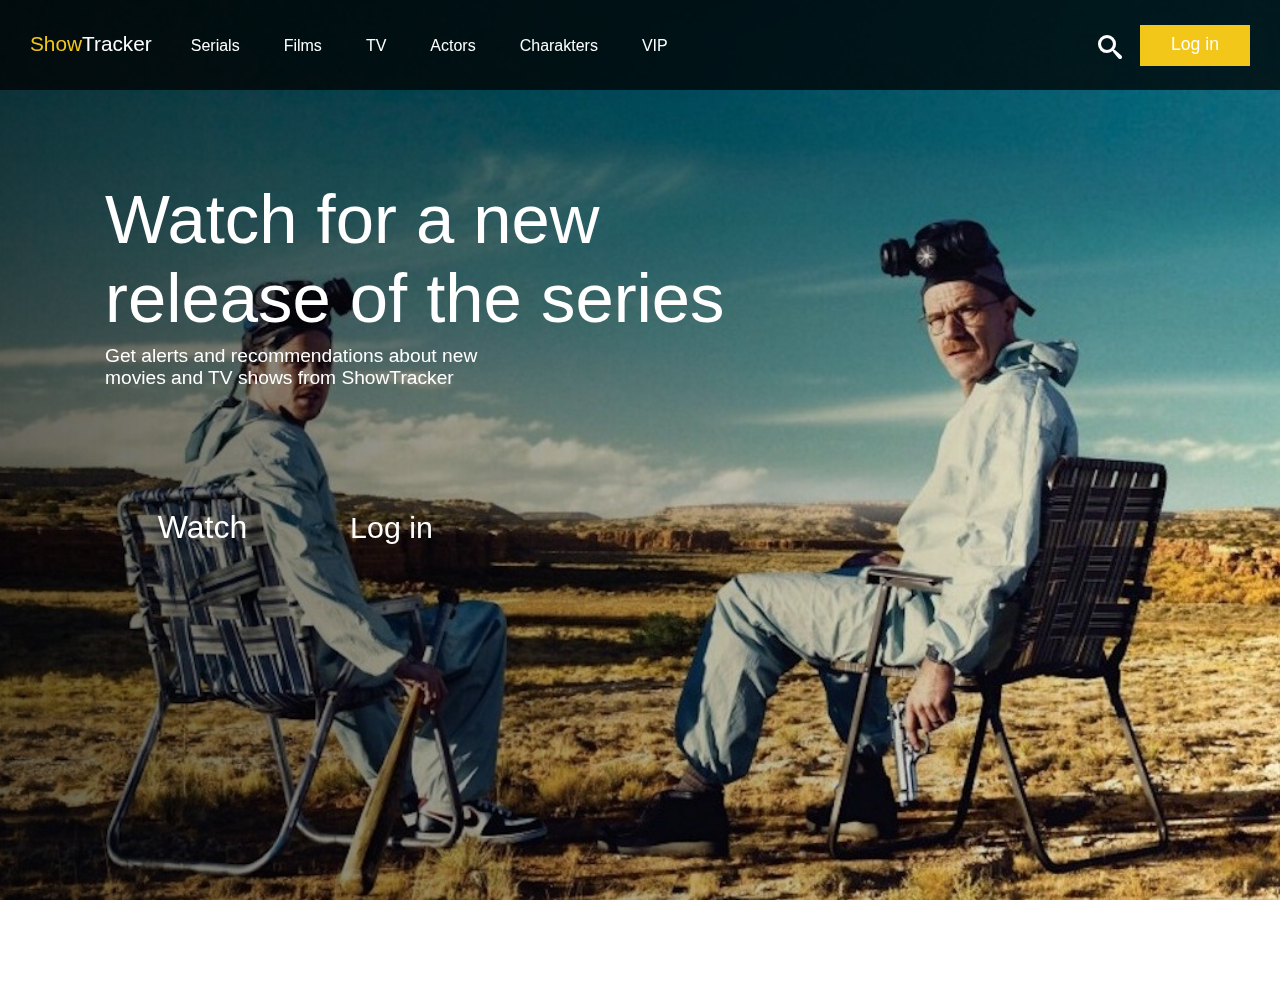
<file: index.html>
<!DOCTYPE html>
<html lang="en" class="no-js">
  <head>
    <meta charset="utf-8">
    <title>ShowTracker</title>
    <link rel="shortcut icon" href="img/favicon.ico" type="image/x-icon">
    <link rel="stylesheet" href="css/style.css">
		<link rel="stylesheet" type="text/css" href="css/component.css" />
		<script src="scripts/modernizr.custom.js"></script>
  </head>
  <body onload="openNav()">
      <header>
        <div id="header"></div>
          <div id="back">
            <a class="link_1" href="index.html">Show<span>Tracker</span></a>
            <a class="link_2" href="pages/serials.html">Serials</a>
            <a class="link_2" href="pages/films.html">Films</a>
            <a class="link_2" href="pages/TV.html">TV</a>
            <a class="link_2" href="pages/actors.html">Actors</a>
            <a class="link_2" href="pages/charakters.html">Charakters</a>
            <a class="link_2" href="pages/VIP.html">VIP</a>
            <a class="link_3" style="height: 41px;" href="pages/login.html">Log in</a>

          </div>
      </header>
      <div id="sb-search" class="sb-search">
        <form>
          <input class="sb-search-input" placeholder="What are we going to look for?:)" type="text" value="" name="search" id="search">
          <input class="sb-search-submit" type="submit" value="">
          <span class="sb-icon-search"></span>
        </form>
      </div>
      <div id="myNav" class="backGround">
        <div>
          <h1 class="h_1">Watch for a new
            <br>release of the series</h1>
            <p class="p_1">Get alerts and recommendations about new
              <br>movies and TV shows from ShowTracker</p>
            <a class="link_4" style="height: 59px;" href="pages/watch.html">Watch</a>
          <a class="link_5" style="height: 58px;" href="pages/login.html">Log in</a>
        </div>
      </div>
      <script type="text/javascript">
      function openNav() {
        document.getElementById("myNav").style.width = "100%";
      }
      </script>
      <script src="scripts/classie.js"></script>
  		<script src="scripts/uisearch.js"></script>
  		<script>
  			new UISearch( document.getElementById( 'sb-search' ) );
      </script>
  </body>
</html>
</file>
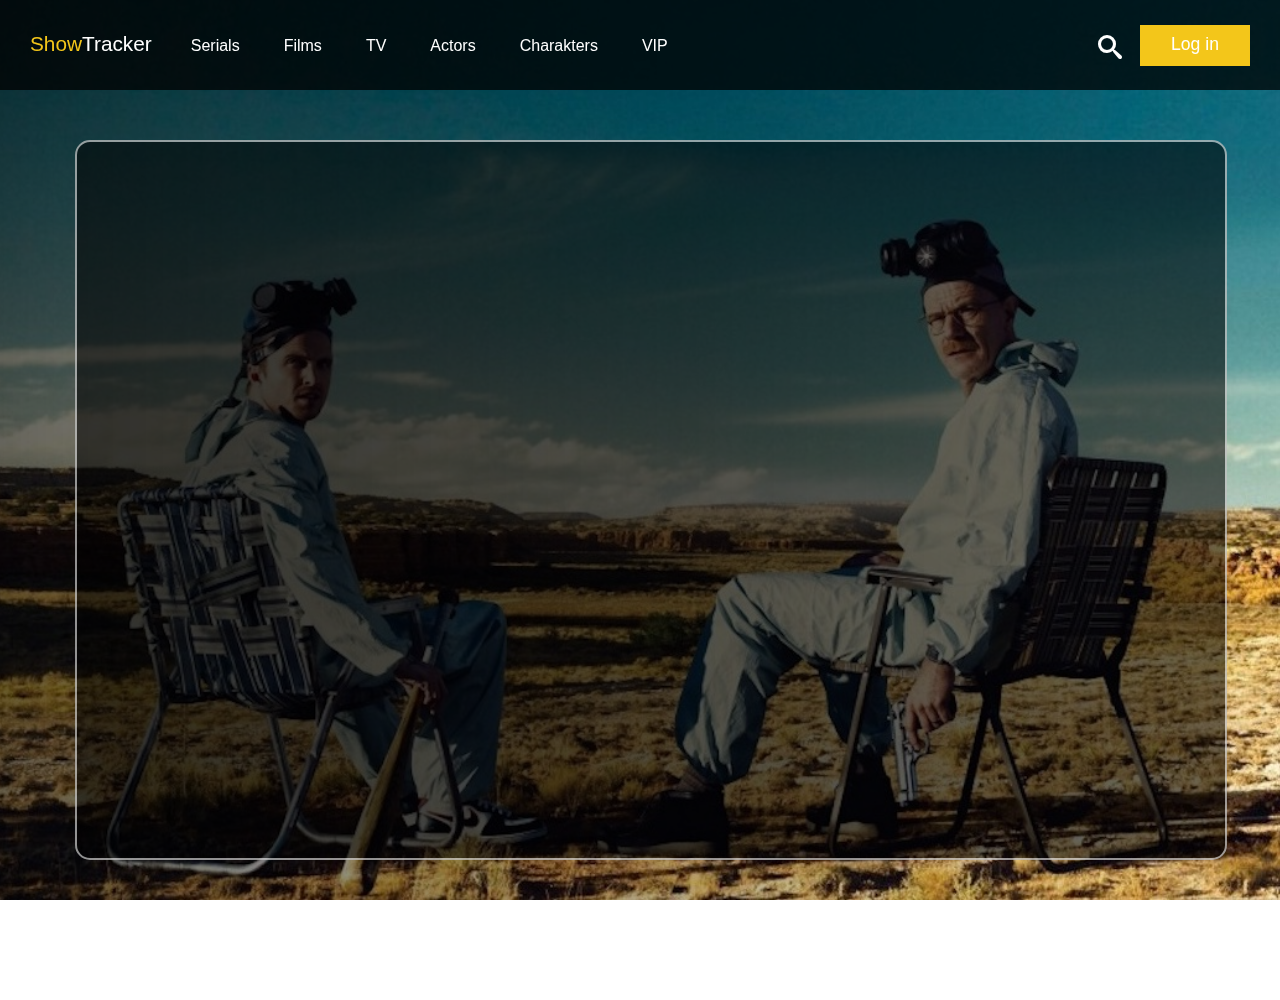
<file: pages/actors.html>
<!DOCTYPE html>
<html lang="en" class="no-js">
  <head>
    <meta charset="utf-8">
    <title>actors</title>
    <link rel="shortcut icon" href="../img/favicon.ico" type="image/x-icon">
    <link rel="stylesheet" href="../css/style.css">
		<link rel="stylesheet" type="text/css" href="../css/component.css" />
		<script src="../scripts/modernizr.custom.js"></script>
  </head>
  <body onload="openNav()">
      <header>
        <div id="header"></div>
        <div id="back">
            <a class="link_1" href="../index.html">Show<span>Tracker</span></a>
            <a class="link_2" href="serials.html">Serials</a>
            <a class="link_2" href="films.html">Films</a>
            <a class="link_2" href="TV.html">TV</a>
            <a class="link_2" href="actors.html">Actors</a>
            <a class="link_2" href="charakters.html">Charakters</a>
            <a class="link_2" href="VIP.html">VIP</a>
            <a class="link_3" style="height: 41px;" href="login.html">Log in</a>
        </div>
      </header>
      <div id="sb-search" class="sb-search">
        <form>
          <input class="sb-search-input" placeholder="What are we going to look for?:)" type="text" value="" name="search" id="search">
          <input class="sb-search-submit" type="submit" value="">
          <span class="sb-icon-search"></span>
        </form>
      </div>
      <div id="myNav" class="backGround">
        <div class="post">

        </div>
      </div>
      <script type="text/javascript">
      function openNav() {
        document.getElementById("myNav").style.width = "100%";
      }
      </script>
      <script src="../scripts/classie.js"></script>
  		<script src="../scripts/uisearch.js"></script>
  		<script>
  			new UISearch( document.getElementById( 'sb-search' ) );
      </script>
  </body>
</html>
</file>
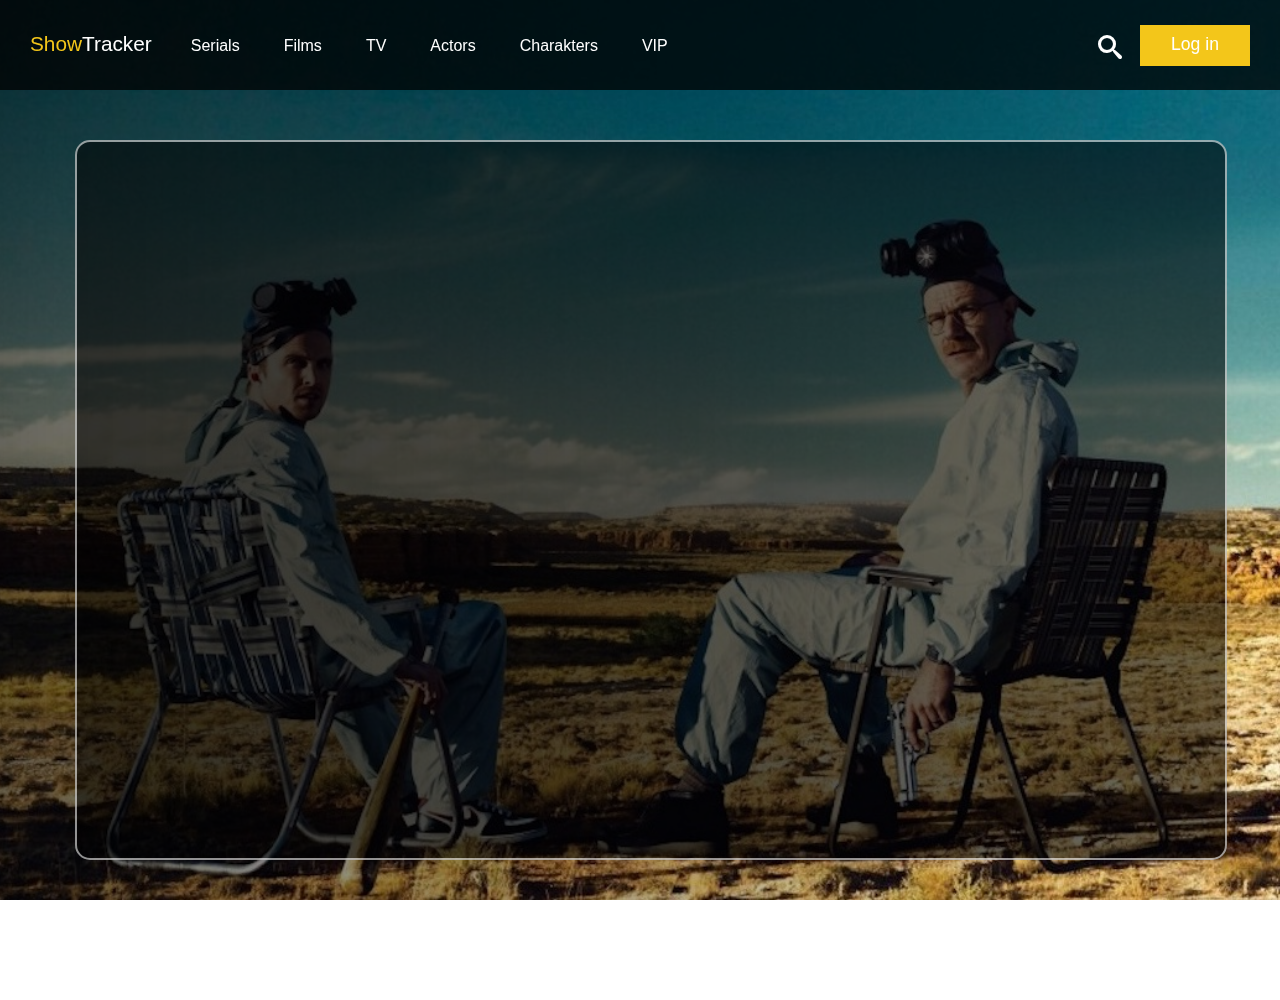
<file: pages/charakters.html>
<!DOCTYPE html>
<html lang="en" class="no-js">
  <head>
    <meta charset="utf-8">
    <title>charakters</title>
    <link rel="shortcut icon" href="../img/favicon.ico" type="image/x-icon">
    <link rel="stylesheet" href="../css/style.css">
		<link rel="stylesheet" type="text/css" href="../css/component.css" />
		<script src="../scripts/modernizr.custom.js"></script>
  </head>
  <body onload="openNav()">
      <header>
        <div id="header"></div>
        <div id="back">
            <a class="link_1" href="../index.html">Show<span>Tracker</span></a>
            <a class="link_2" href="serials.html">Serials</a>
            <a class="link_2" href="films.html">Films</a>
            <a class="link_2" href="TV.html">TV</a>
            <a class="link_2" href="actors.html">Actors</a>
            <a class="link_2" href="charakters.html">Charakters</a>
            <a class="link_2" href="VIP.html">VIP</a>
            <a class="link_3" style="height: 41px;" href="login.html">Log in</a>
        </div>
      </header>
      <div id="sb-search" class="sb-search">
        <form>
          <input class="sb-search-input" placeholder="What are we going to look for?:)" type="text" value="" name="search" id="search">
          <input class="sb-search-submit" type="submit" value="">
          <span class="sb-icon-search"></span>
        </form>
      </div>
      <div id="myNav" class="backGround">
        <div class="post">

        </div>
      </div>
      <script type="text/javascript">
      function openNav() {
        document.getElementById("myNav").style.width = "100%";
      }
      </script>
      <script src="../scripts/classie.js"></script>
  		<script src="../scripts/uisearch.js"></script>
  		<script>
  			new UISearch( document.getElementById( 'sb-search' ) );
      </script>
  </body>
</html>
</file>
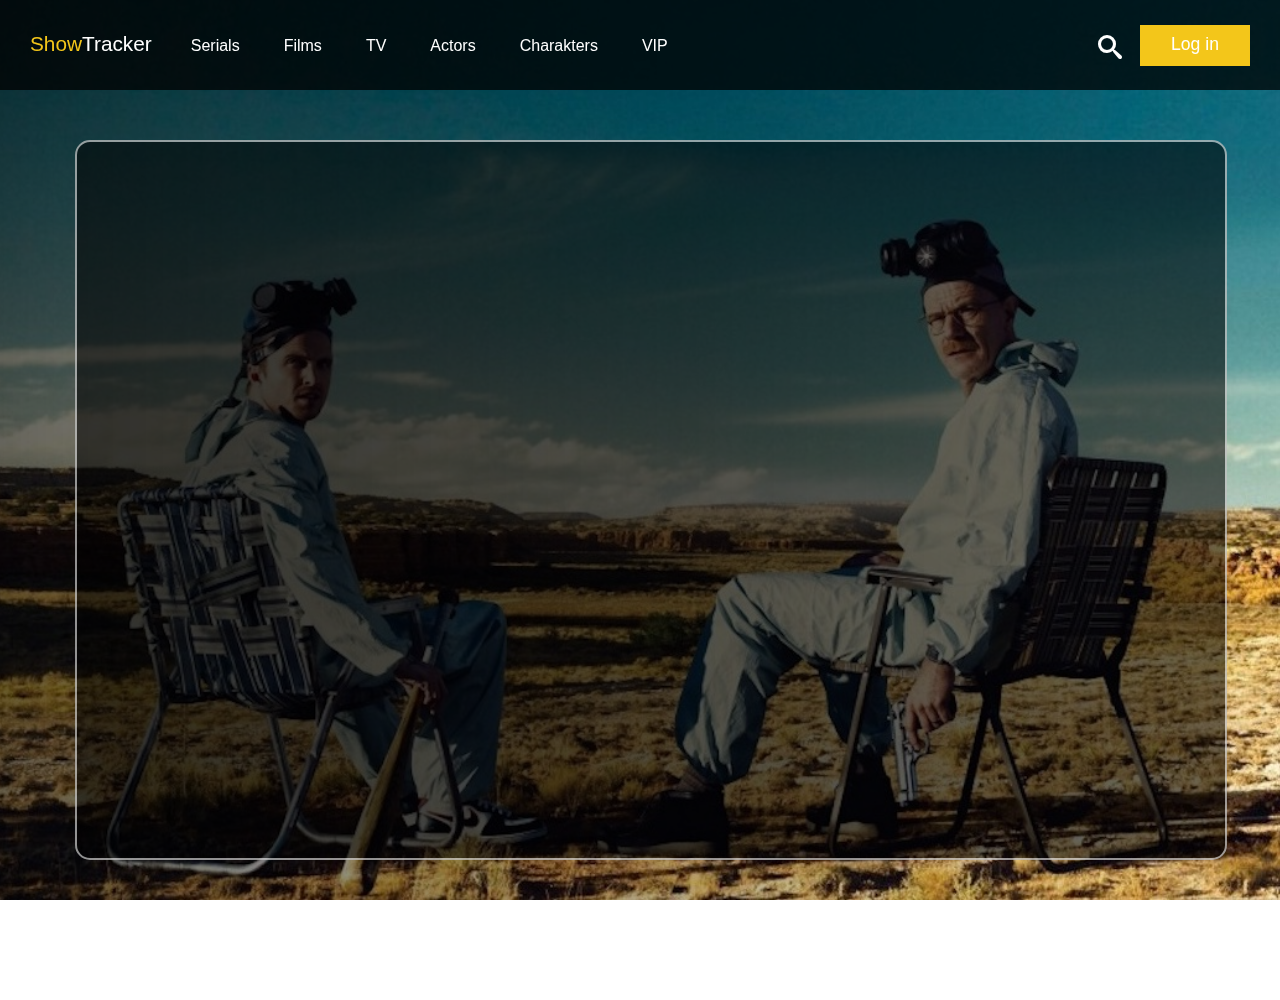
<file: pages/films.html>
<!DOCTYPE html>
<html lang="en" class="no-js">
  <head>
    <meta charset="utf-8">
    <title>films</title>
    <link rel="shortcut icon" href="../img/favicon.ico" type="image/x-icon">
    <link rel="stylesheet" href="../css/style.css">
		<link rel="stylesheet" type="text/css" href="../css/component.css" />
		<script src="../scripts/modernizr.custom.js"></script>
  </head>
  <body onload="openNav()">
      <header>
        <div id="header"></div>
          <div id="back">
            <a class="link_1" href="../index.html">Show<span>Tracker</span></a>
            <a class="link_2" href="serials.html">Serials</a>
            <a class="link_2" href="films.html">Films</a>
            <a class="link_2" href="TV.html">TV</a>
            <a class="link_2" href="actors.html">Actors</a>
            <a class="link_2" href="charakters.html">Charakters</a>
            <a class="link_2" href="VIP.html">VIP</a>
            <a class="link_3" style="height: 41px;" href="login.html">Log in</a>
          </div>
      </header>
      <div id="sb-search" class="sb-search">
        <form>
          <input class="sb-search-input" placeholder="What are we going to look for?:)" type="text" value="" name="search" id="search">
          <input class="sb-search-submit" type="submit" value="">
          <span class="sb-icon-search"></span>
        </form>
      </div>
      <div id="myNav" class="backGround">
        <div class="post">

        </div>
      </div>
      <script type="text/javascript">
      function openNav() {
        document.getElementById("myNav").style.width = "100%";
      }
      </script>
      <script src="../scripts/classie.js"></script>
  		<script src="../scripts/uisearch.js"></script>
  		<script>
  			new UISearch( document.getElementById( 'sb-search' ) );
      </script>
  </body>
</html>
</file>
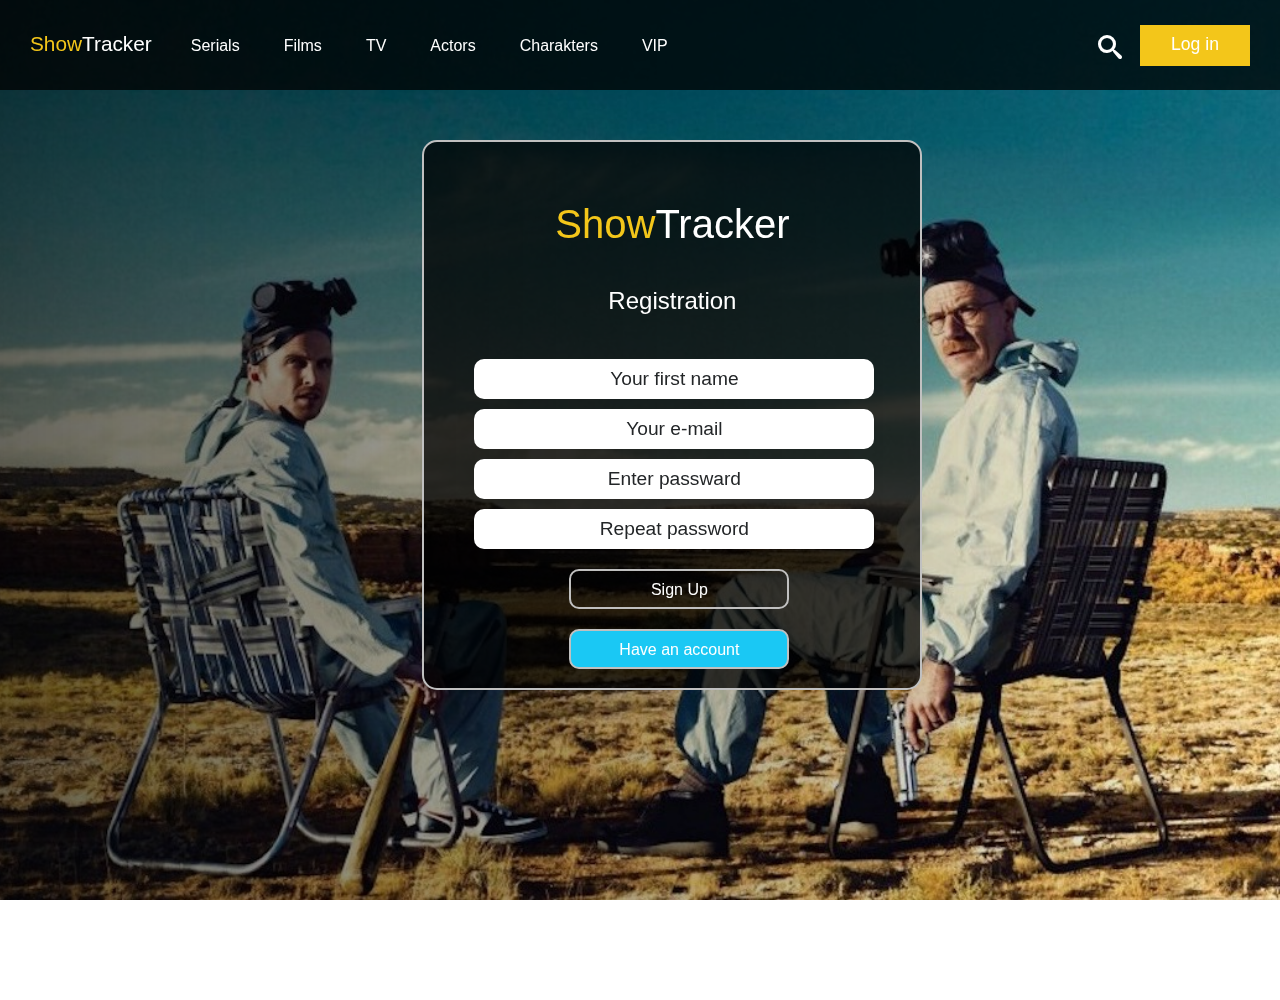
<file: pages/login.html>
<!DOCTYPE html>
<html lang="en" class="no-js">
  <head>
    <meta charset="utf-8">
    <title>login</title>
    <link rel="shortcut icon" href="../img/favicon.ico" type="image/x-icon">
    <link rel="stylesheet" href="../css/style.css">
		<link rel="stylesheet" type="text/css" href="../css/component.css" />
		<script src="../scripts/modernizr.custom.js"></script>
  </head>
  <body onload="openNav()">
      <header>
        <div id="header"></div>
          <div id="back">
            <a class="link_1" href="../index.html">Show<span>Tracker</span></a>
            <a class="link_2" href="serials.html">Serials</a>
            <a class="link_2" href="films.html">Films</a>
            <a class="link_2" href="TV.html">TV</a>
            <a class="link_2" href="actors.html">Actors</a>
            <a class="link_2" href="charakters.html">Charakters</a>
            <a class="link_2" href="VIP.html">VIP</a>
            <a class="link_3" style="height: 41px;" href="login.html">Log in</a>
          </div>
      </header>
      <div id="sb-search" class="sb-search">
        <form>
          <input class="sb-search-input" placeholder="What are we going to look for?:)" type="text" value="" name="search" id="search">
          <input class="sb-search-submit" type="submit" value="">
          <span class="sb-icon-search"></span>
        </form>
      </div>
      <div id="myNav" class="backGround">
        <div id="postLogin">
          <p class="logo"><span>Show</span>Tracker</p>
          <p class="reg">Registration</p>
          <input class="input_1" type="name" name="name" value="" placeholder="Your first name">
          <input class="input_2" type="email" name="email" value="" placeholder="Your e-mail">
          <input class="input_3"type="password" name="password" value="" placeholder="Enter passward">
          <input class="input_4"type="password" name="password" value="" placeholder="Repeat password">
          <a class="SignUp_1" type="link">Sign Up</a>
          <a class="SignUp_2" type="link">Have an account</a>
        </div>
      </div>
      <script type="text/javascript">
      function openNav() {
        document.getElementById("myNav").style.width = "100%";
      }
      </script>
      <script src="../scripts/classie.js"></script>
  		<script src="../scripts/uisearch.js"></script>
  		<script>
  			new UISearch( document.getElementById( 'sb-search' ) );
      </script>
  </body>
</html>
</file>
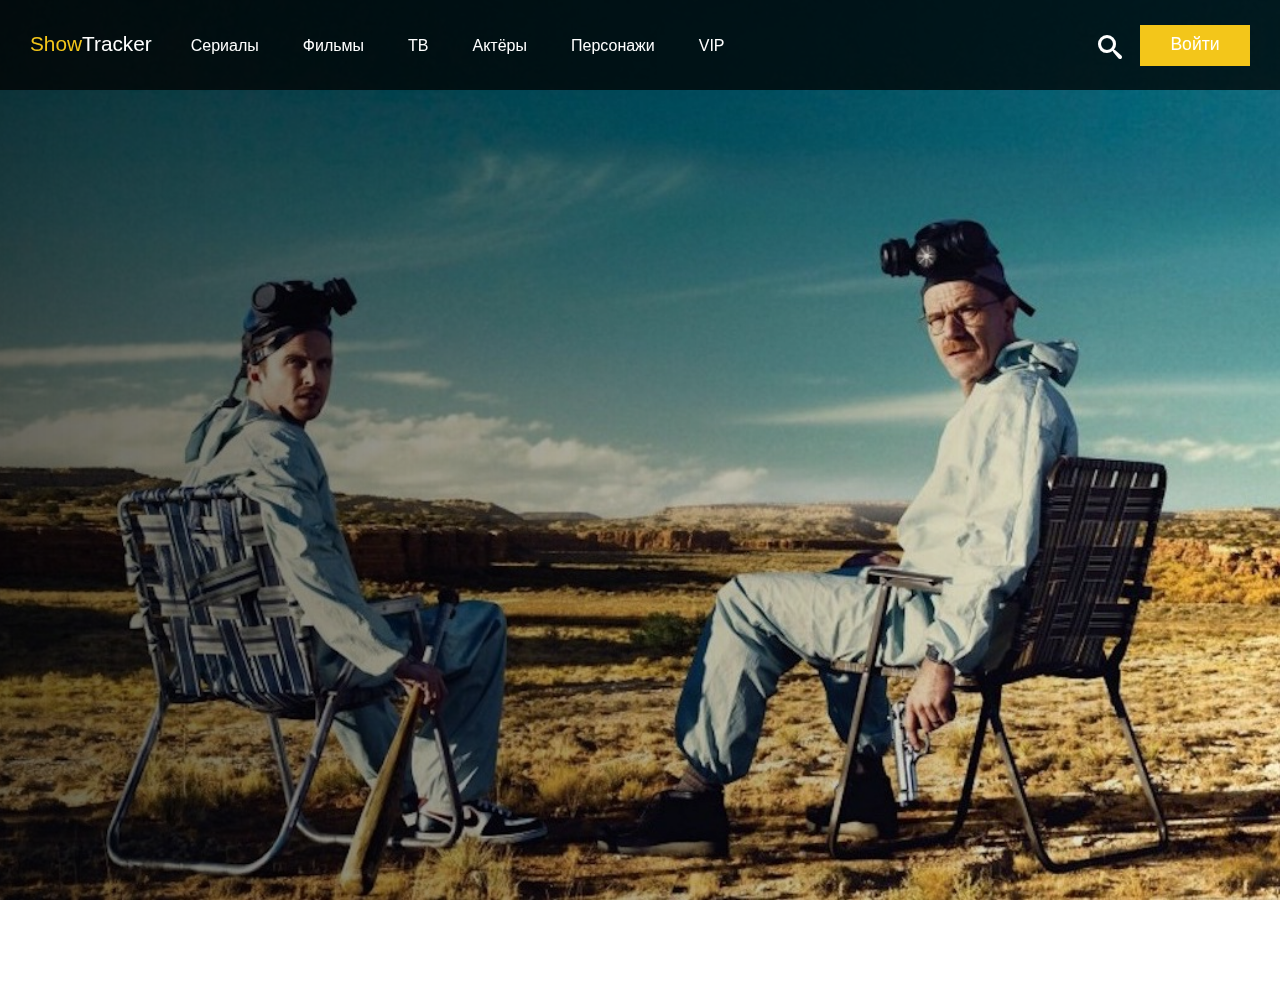
<file: pages/look.html>
<!DOCTYPE html>
<html lang="en" class="no-js">
  <head>
    <meta charset="utf-8">
    <title>look</title>
    <link rel="shortcut icon" href="../img/favicon.ico" type="image/x-icon">
    <link rel="stylesheet" href="../css/style.css">
		<link rel="stylesheet" type="text/css" href="../css/component.css" />
		<script src="../scripts/modernizr.custom.js"></script>
  </head>
  <body onload="openNav()">
      <header>
        <div id="header"></div>
          <div id="back">
            <a class="link_1" href="../index.html">Show<span>Tracker</span></a>
            <a class="link_2" href="serials.html">Сериалы</a>
            <a class="link_2" href="films.html">Фильмы</a>
            <a class="link_2" href="TV.html">ТВ</a>
            <a class="link_2" href="actors.html">Актёры</a>
            <a class="link_2" href="charakters.html">Персонажи</a>
            <a class="link_2" href="VIP.html">VIP</a>
            <a class="link_3" style="height: 41px;" href="login.html">Войти</a>
          </div>
      </header>
      <div id="sb-search" class="sb-search">
        <form>
          <input class="sb-search-input" placeholder="Что будем искать?:)" type="text" value="" name="search" id="search">
          <input class="sb-search-submit" type="submit" value="">
          <span class="sb-icon-search"></span>
        </form>
      </div>
      <div id="myNav" class="backGround">

      </div>
      <script type="text/javascript">
      function openNav() {
        document.getElementById("myNav").style.width = "100%";
      }
      </script>
      <script src="../scripts/classie.js"></script>
  		<script src="../scripts/uisearch.js"></script>
  		<script>
  			new UISearch( document.getElementById( 'sb-search' ) );
      </script>
  </body>
</html>
</file>
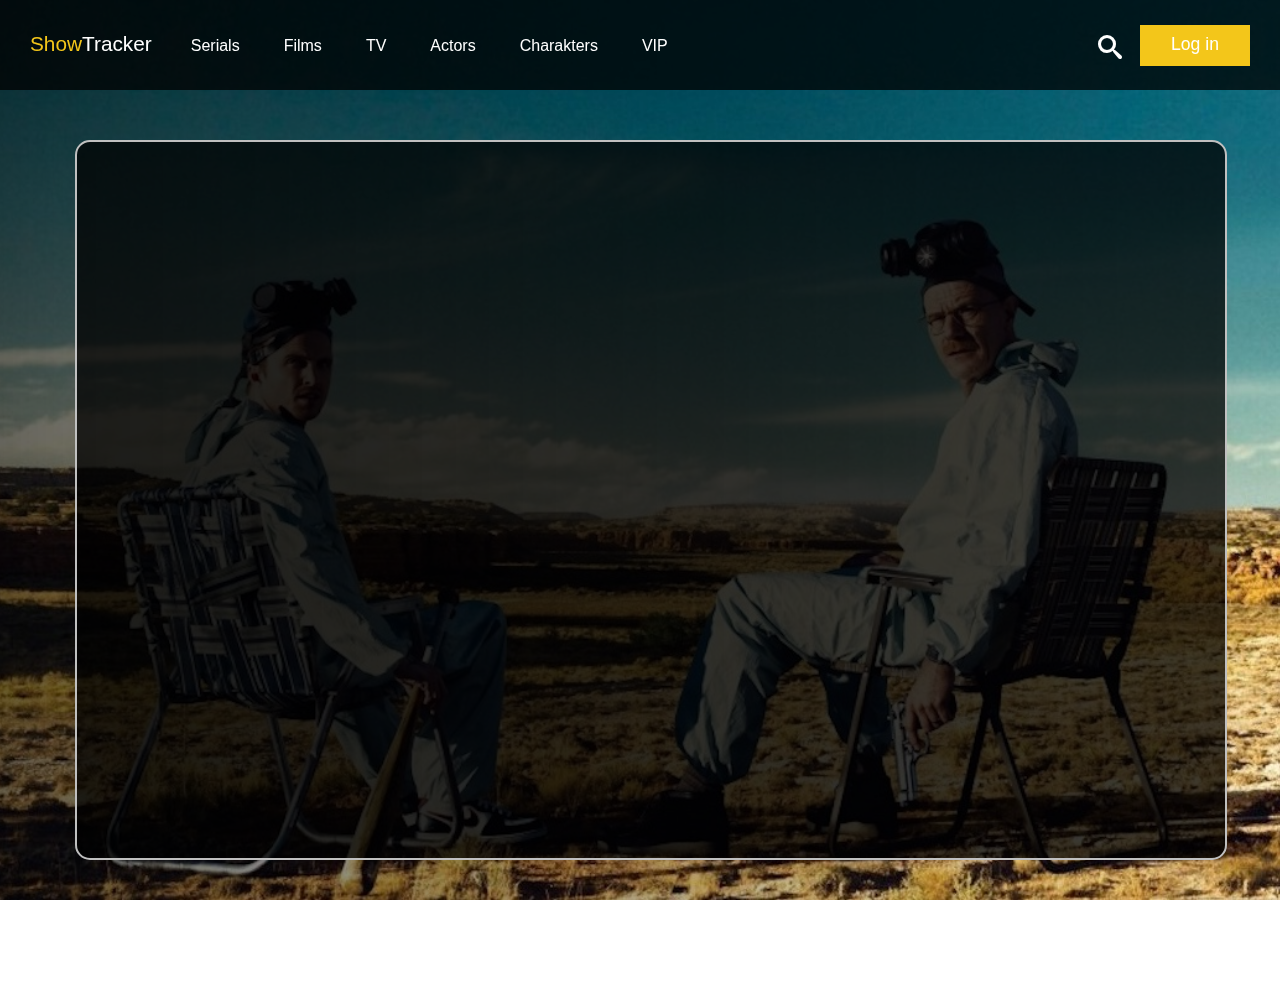
<file: pages/serials.html>
<!DOCTYPE html>
<html lang="en" class="no-js">
  <head>
    <meta charset="utf-8">
    <title>serials</title>
    <link rel="shortcut icon" href="../img/favicon.ico" type="image/x-icon">
    <link rel="stylesheet" href="../css/style.css">
		<link rel="stylesheet" type="text/css" href="../css/component.css" />
		<script src="../scripts/modernizr.custom.js"></script>
  </head>
  <body onload="openNav()">
      <header>
        <div id="header"></div>
          <div id="back">
            <a class="link_1" href="../index.html">Show<span>Tracker</span></a>
            <a class="link_2" href="serials.html">Serials</a>
            <a class="link_2" href="films.html">Films</a>
            <a class="link_2" href="TV.html">TV</a>
            <a class="link_2" href="actors.html">Actors</a>
            <a class="link_2" href="charakters.html">Charakters</a>
            <a class="link_2" href="VIP.html">VIP</a>
            <a class="link_3" style="height: 41px;" href="login.html">Log in</a>
          </div>
      </header>
      <div id="sb-search" class="sb-search">
        <form>
          <input class="sb-search-input" placeholder="What are we going to look for?:)" type="text" value="" name="search" id="search">
          <input class="sb-search-submit" type="submit" value="">
          <span class="sb-icon-search"></span>
        </form>
      </div>
      <div id="myNav" class="backGround">
        <div class="post videoPost" >

          <iframe width="1200" height="550" src="https://www.youtube.com/embed/9-dZYQ5EhpA" frameborder="0" allowfullscreen></iframe>
        </div>
      </div>
      <script type="text/javascript">
      function openNav() {
        document.getElementById("myNav").style.width = "100%";
      }
      </script>
      <script src="../scripts/classie.js"></script>
  		<script src="../scripts/uisearch.js"></script>
  		<script>
  			new UISearch( document.getElementById( 'sb-search' ) );
      </script>
  </body>
</html>
</file>
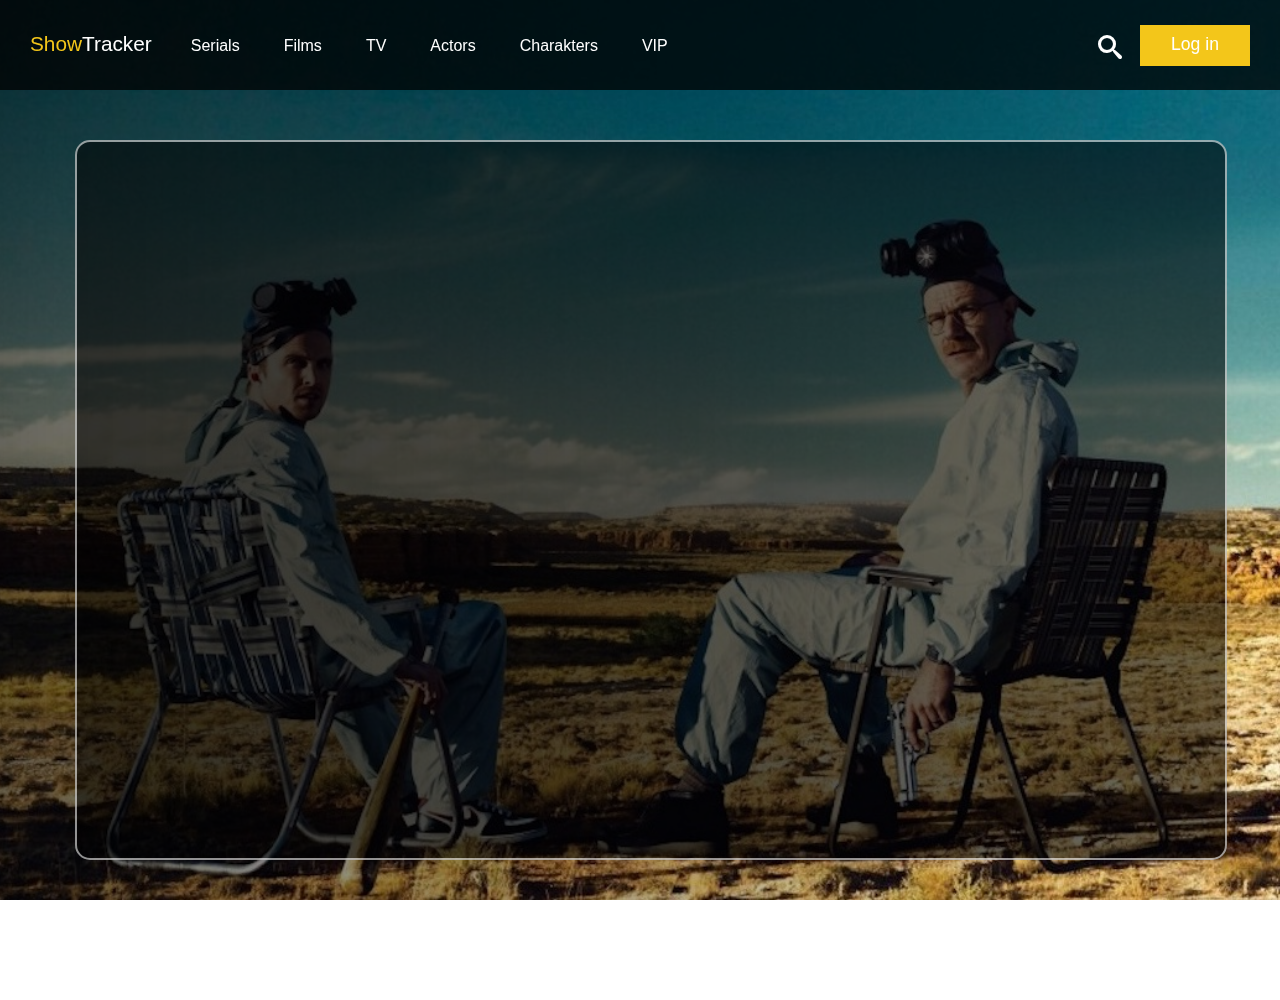
<file: pages/TV.html>
<!DOCTYPE html>
<html lang="en" class="no-js">
  <head>
    <meta charset="utf-8">
    <title>TV</title>
    <link rel="shortcut icon" href="../img/favicon.ico" type="image/x-icon">
    <link rel="stylesheet" href="../css/style.css">
		<link rel="stylesheet" type="text/css" href="../css/component.css" />
		<script src="../scripts/modernizr.custom.js"></script>
  </head>
  <body onload="openNav()">
      <header>
        <div id="header"></div>
          <div id="back">
            <a class="link_1" href="../index.html">Show<span>Tracker</span></a>
            <a class="link_2" href="serials.html">Serials</a>
            <a class="link_2" href="films.html">Films</a>
            <a class="link_2" href="TV.html">TV</a>
            <a class="link_2" href="actors.html">Actors</a>
            <a class="link_2" href="charakters.html">Charakters</a>
            <a class="link_2" href="VIP.html">VIP</a>
            <a class="link_3" style="height: 41px;" href="login.html">Log in</a>
          </div>
      </header>
      <div id="sb-search" class="sb-search">
        <form>
          <input class="sb-search-input" placeholder="What are we going to look for?:)" type="text" value="" name="search" id="search">
          <input class="sb-search-submit" type="submit" value="">
          <span class="sb-icon-search"></span>
        </form>
      </div>
      <div id="myNav" class="backGround">
        <div class="post">

        </div>
      </div>
      <script type="text/javascript">
      function openNav() {
        document.getElementById("myNav").style.width = "100%";
      }
      </script>
      <script src="../scripts/classie.js"></script>
  		<script src="../scripts/uisearch.js"></script>
  		<script>
  			new UISearch( document.getElementById( 'sb-search' ) );
      </script>
  </body>
</html>
</file>
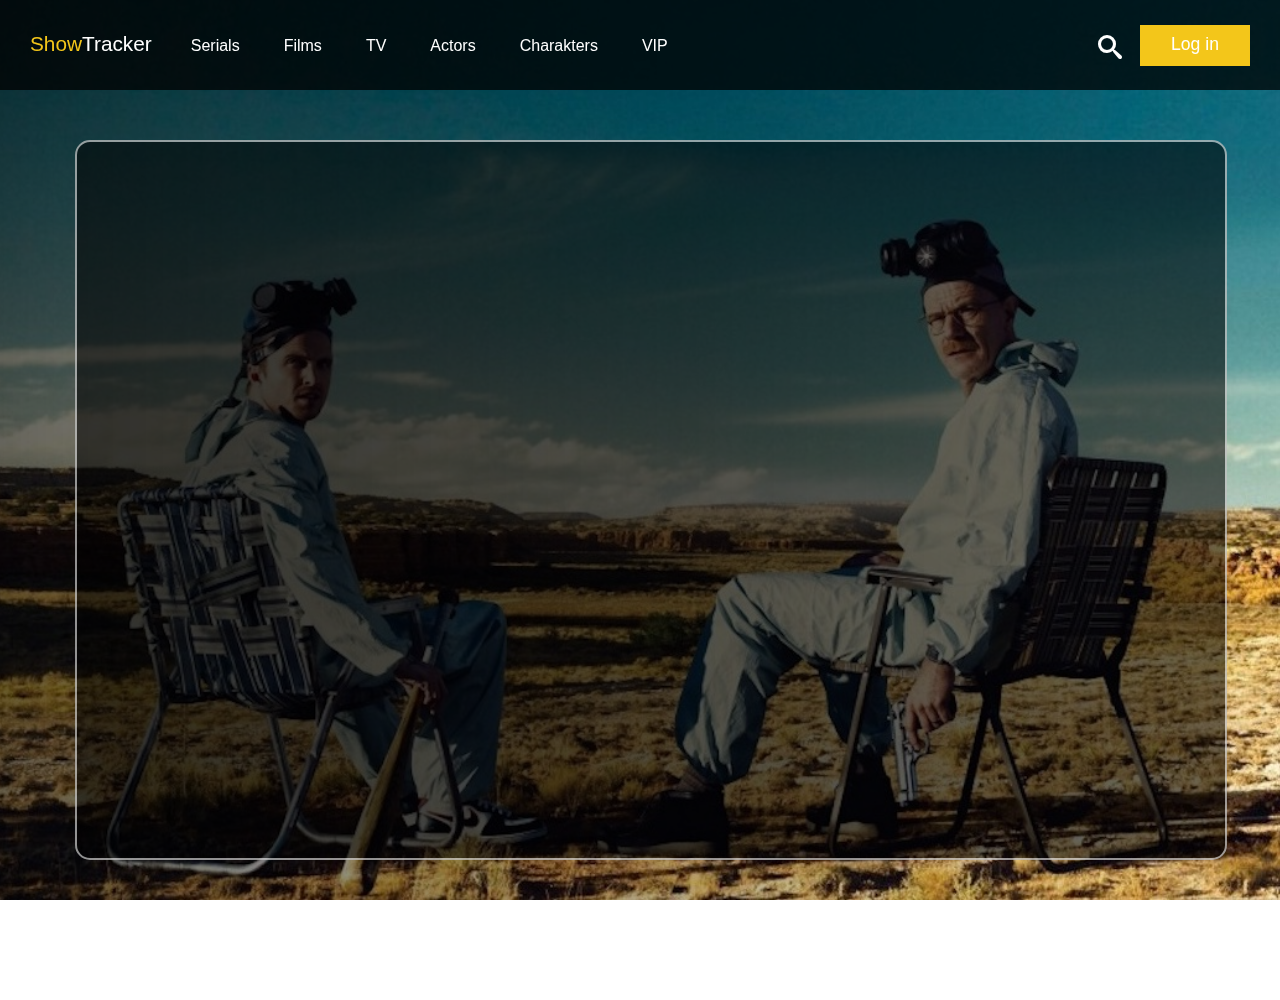
<file: pages/VIP.html>
<!DOCTYPE html>
<html lang="en" class="no-js">
  <head>
    <meta charset="utf-8">
    <title>VIP</title>
    <link rel="shortcut icon" href="../img/favicon.ico" type="image/x-icon">
    <link rel="stylesheet" href="../css/style.css">
		<link rel="stylesheet" type="text/css" href="../css/component.css" />
		<script src="../scripts/modernizr.custom.js"></script>
  </head>
  <body onload="openNav()">
      <header>
        <div id="header"></div>
          <div id="back">
            <a class="link_1" href="../index.html">Show<span>Tracker</span></a>
            <a class="link_2" href="serials.html">Serials</a>
            <a class="link_2" href="films.html">Films</a>
            <a class="link_2" href="TV.html">TV</a>
            <a class="link_2" href="actors.html">Actors</a>
            <a class="link_2" href="charakters.html">Charakters</a>
            <a class="link_2" href="VIP.html">VIP</a>
            <a class="link_3" style="height: 41px;" href="login.html">Log in</a>
          </div>
      </header>
      <div id="sb-search" class="sb-search">
        <form>
          <input class="sb-search-input" placeholder="What are we going to look for?:)" type="text" value="" name="search" id="search">
          <input class="sb-search-submit" type="submit" value="">
          <span class="sb-icon-search"></span>
        </form>
      </div>
      <div id="myNav" class="backGround">
        <div class="post">

        </div>
      </div>
      <script type="text/javascript">
      function openNav() {
        document.getElementById("myNav").style.width = "100%";
      }
      </script>
      <script src="../scripts/classie.js"></script>
  		<script src="../scripts/uisearch.js"></script>
  		<script>
  			new UISearch( document.getElementById( 'sb-search' ) );
      </script>
  </body>
</html>
</file>
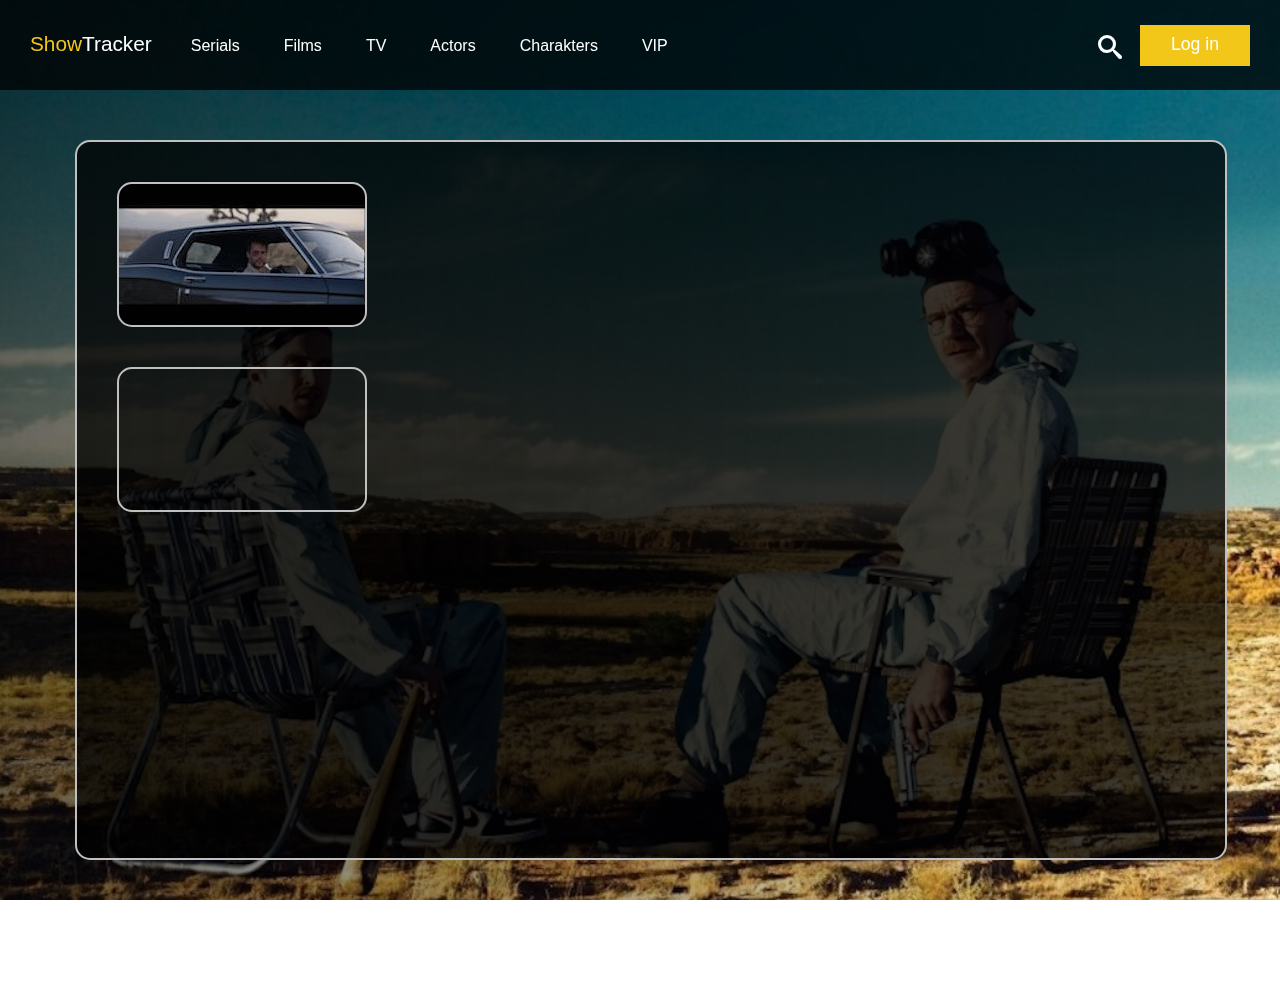
<file: pages/watch.html>
<!DOCTYPE html>
<html lang="en" class="no-js">
  <head>
    <meta charset="utf-8">
    <title>Watch</title>
    <link rel="shortcut icon" href="../img/favicon.ico" type="image/x-icon">
    <link rel="stylesheet" href="../css/style.css">
		<link rel="stylesheet" type="text/css" href="../css/component.css" />
		<script src="../scripts/modernizr.custom.js"></script>
    <link href="http://vjs.zencdn.net/6.2.7/video-js.css" rel="stylesheet">
  </head>
  <body onload="openNav()">
      <header>
        <div id="header"></div>
          <div id="back">
            <a class="link_1" href="../index.html">Show<span>Tracker</span></a>
            <a class="link_2" href="serials.html">Serials</a>
            <a class="link_2" href="films.html">Films</a>
            <a class="link_2" href="TV.html">TV</a>
            <a class="link_2" href="actors.html">Actors</a>
            <a class="link_2" href="charakters.html">Charakters</a>
            <a class="link_2" href="VIP.html">VIP</a>
            <a class="link_3" style="height: 41px;" href="login.html">Log in</a>
          </div>
      </header>
      <div id="sb-search" class="sb-search">
        <form>
          <input class="sb-search-input" placeholder="What are we going to look for?:)" type="text" value="" name="search" id="search">
          <input class="sb-search-submit" type="submit" value="">
          <span class="sb-icon-search"></span>
        </form>
      </div>
      <div id="myNav" class="backGround">
          <div class="post postWatch">
            <a href="watch/watch_1.html">
            <div id="img" width="200px" height="130px" border-radius="15px" style="background-image: url(../img/656586371.jpg)"></div>
          </a>
          <a href="watch/watch_2.html">
          <div id="img" width="200px" height="130px" border-radius="15px" style="background-image: url(https://youtu.be/9-dZYQ5EhpA?t=272)"></div>
          </a>
        </div>
      <script type="text/javascript">
      function openNav() {
        document.getElementById("myNav").style.width = "100%";
      }
      </script>
      <script src="../scripts/classie.js"></script>
  		<script src="../scripts/uisearch.js"></script>
  		<script>
  			new UISearch( document.getElementById( 'sb-search' ) );
      </script>
  </body>
</html>
</file>
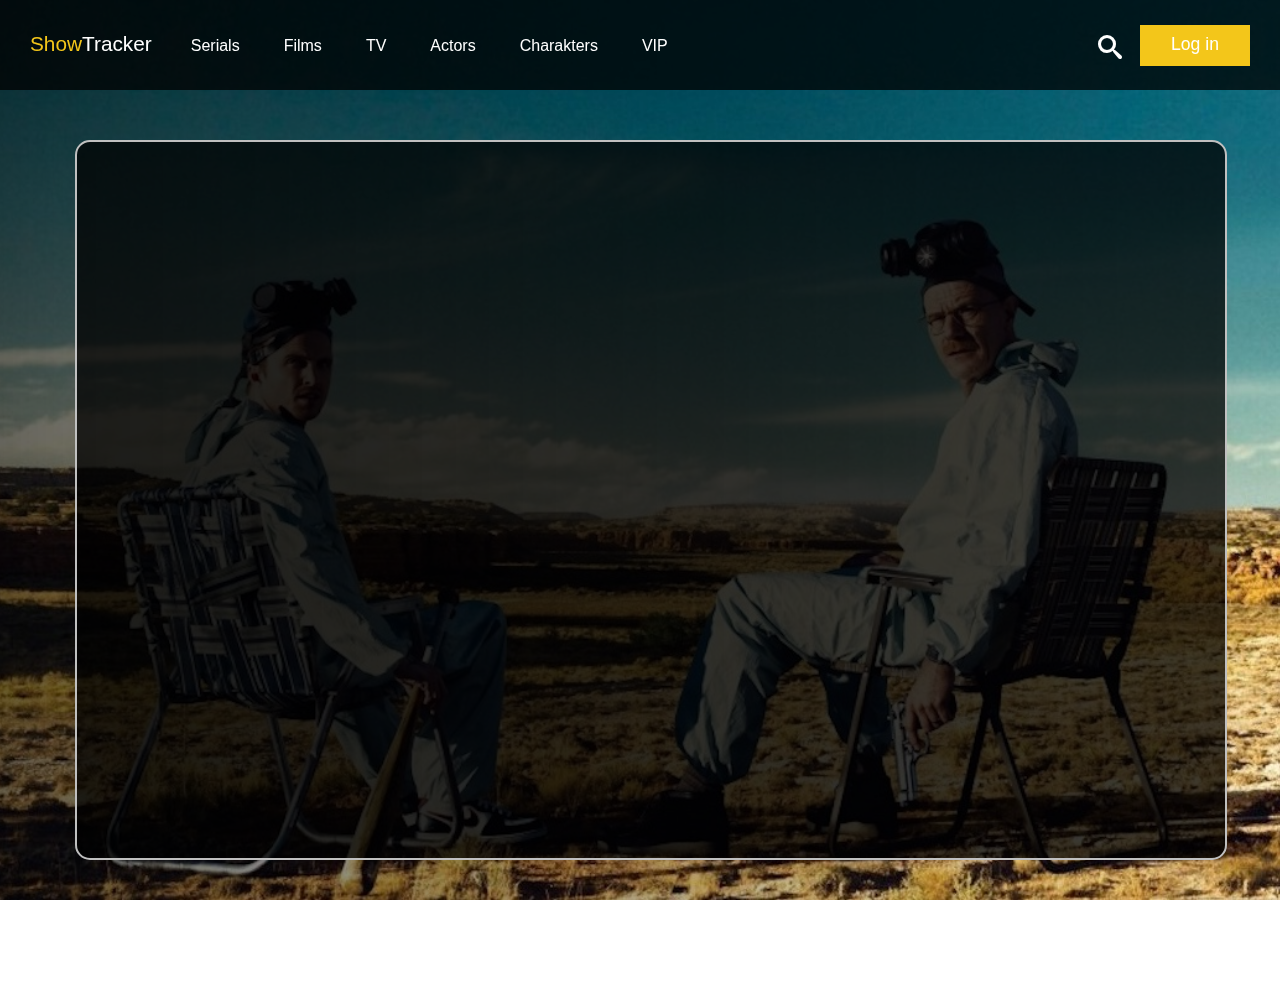
<file: pages/watch/watch_1.html>
<!DOCTYPE html>
<html lang="en" class="no-js">
  <head>
    <meta charset="utf-8">
    <title>Watch</title>
    <link rel="shortcut icon" href="../../img/favicon.ico" type="image/x-icon">
    <link rel="stylesheet" href="../../css/style.css">
		<link rel="stylesheet" type="text/css" href="../../css/component.css" />
		<script src="../../scripts/modernizr.custom.js"></script>
    <link href="http://vjs.zencdn.net/6.2.7/video-js.css" rel="stylesheet">
  </head>
  <body onload="openNav()">
      <header>
        <div id="header"></div>
          <div id="back">
            <a class="link_1" href="../../index.html">Show<span>Tracker</span></a>
            <a class="link_2" href="../serials.html">Serials</a>
            <a class="link_2" href="../films.html">Films</a>
            <a class="link_2" href="../TV.html">TV</a>
            <a class="link_2" href="../actors.html">Actors</a>
            <a class="link_2" href="../charakters.html">Charakters</a>
            <a class="link_2" href="../VIP.html">VIP</a>
            <a class="link_3" style="height: 41px;" href="../login.html">Log in</a>
          </div>
      </header>
      <div id="sb-search" class="sb-search">
        <form>
          <input class="sb-search-input" placeholder="What are we going to look for?:)" type="text" value="" name="search" id="search">
          <input class="sb-search-submit" type="submit" value="">
          <span class="sb-icon-search"></span>
        </form>
      </div>
      <div id="myNav" class="backGround">
          <div class="post postWatch">
            <iframe src="https://player.vimeo.com/video/234897503" width="1300" height="600" frameborder="0" webkitallowfullscreen mozallowfullscreen allowfullscreen></iframe>
        </div>
      <script type="text/javascript">
      function openNav() {
        document.getElementById("myNav").style.width = "100%";
      }
      </script>
      <script src="../../scripts/classie.js"></script>
  		<script src="../../scripts/uisearch.js"></script>
  		<script>
  			new UISearch( document.getElementById( 'sb-search' ) );
      </script>
  </body>
</html>
</file>
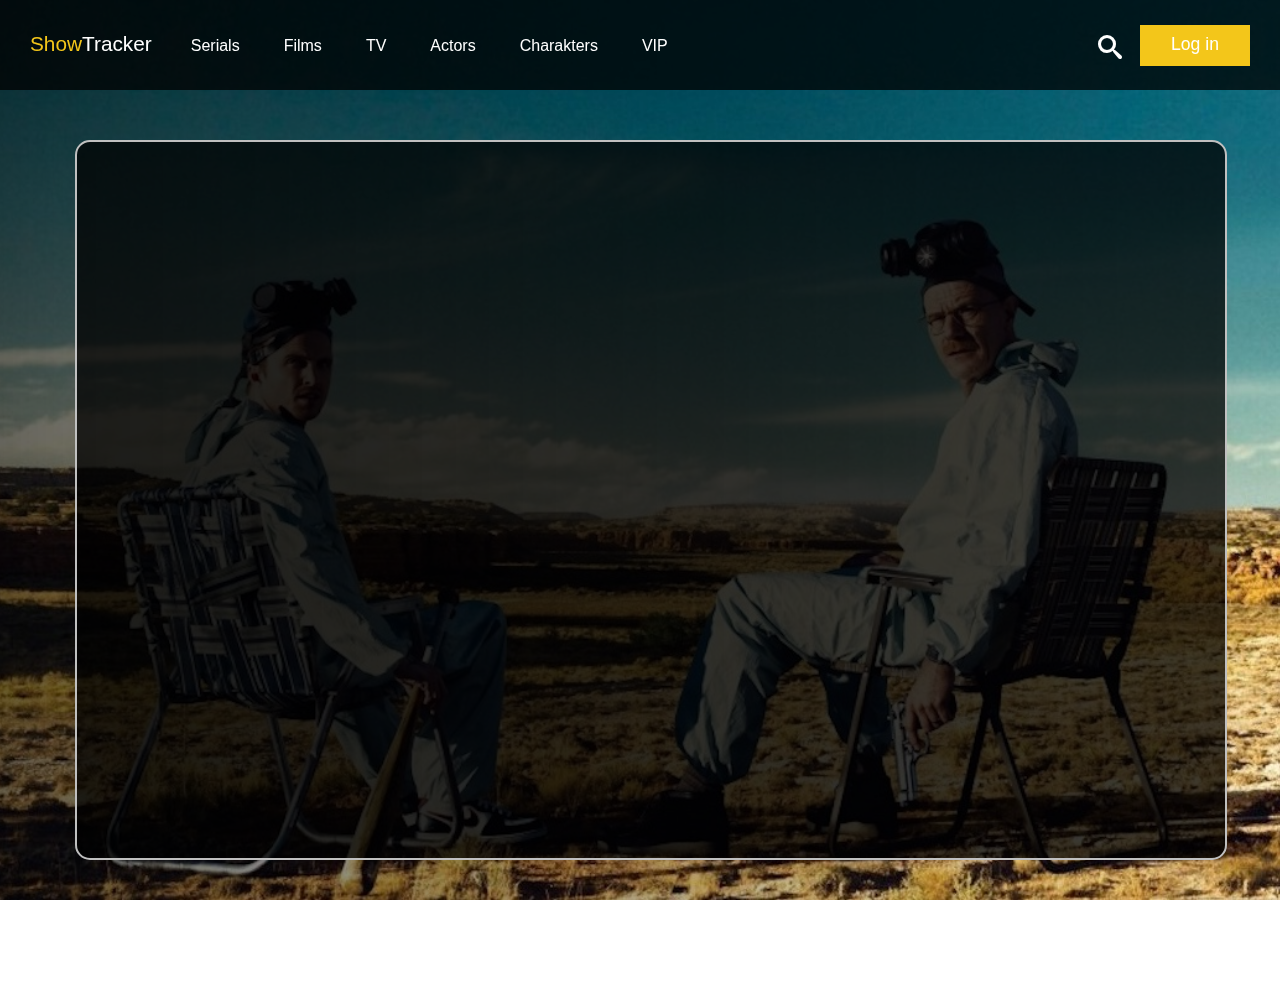
<file: pages/watch/watch_2.html>
<!DOCTYPE html>
<html lang="en" class="no-js">
  <head>
    <meta charset="utf-8">
    <title>Watch</title>
    <link rel="shortcut icon" href="../../img/favicon.ico" type="image/x-icon">
    <link rel="stylesheet" href="../../css/style.css">
		<link rel="stylesheet" type="text/css" href="../../css/component.css" />
		<script src="../../scripts/modernizr.custom.js"></script>
    <link href="http://vjs.zencdn.net/6.2.7/video-js.css" rel="stylesheet">
  </head>
  <body onload="openNav()">
      <header>
        <div id="header"></div>
          <div id="back">
            <a class="link_1" href="../../index.html">Show<span>Tracker</span></a>
            <a class="link_2" href="../serials.html">Serials</a>
            <a class="link_2" href="../films.html">Films</a>
            <a class="link_2" href="../TV.html">TV</a>
            <a class="link_2" href="../actors.html">Actors</a>
            <a class="link_2" href="../charakters.html">Charakters</a>
            <a class="link_2" href="../VIP.html">VIP</a>
            <a class="link_3" style="height: 41px;" href="../login.html">Log in</a>
          </div>
      </header>
      <div id="sb-search" class="sb-search">
        <form>
          <input class="sb-search-input" placeholder="What are we going to look for?:)" type="text" value="" name="search" id="search">
          <input class="sb-search-submit" type="submit" value="">
          <span class="sb-icon-search"></span>
        </form>
      </div>
      <div id="myNav" class="backGround">
        <div class="post videoPost" >
          <iframe width="1200" height="550" src="https://www.youtube.com/embed/9-dZYQ5EhpA" frameborder="0" allowfullscreen></iframe>
        </div>
      <script type="text/javascript">
      function openNav() {
        document.getElementById("myNav").style.width = "100%";
      }
      </script>
      <script src="../../scripts/classie.js"></script>
  		<script src="../../scripts/uisearch.js"></script>
  		<script>
  			new UISearch( document.getElementById( 'sb-search' ) );
      </script>
  </body>
</html>
</file>
<file: css/style.css>
* {
  text-decoration: none;
  outline: 0 !important;
}

body {
  background-image: url(../img/Breaking-Bad.jpg);
  background-attachment: fixed;
  background-position: center center;
  background-size: cover;
  background-repeat: no-repeat;
  margin: 0;
  height: 1000px;
}

#header {
  width: 100%;
  height: 90px;
  background-color: #000;
  opacity: 0.75;
  position: absolute;
  z-index: 1;
}

#back {
  width: 100%;
  height: 90px;
  z-index: 2;
  position: absolute;
}

.link_1 {
  display: inline-block;
  margin-top: 32px;
  margin-left: 30px;
  margin-right: 15px;
  color: rgb(243,198,26);
  font-family: sans-serif;
  font-size: 1.3em;
}

.link_1 span {
  color: rgb(255, 255, 255);
}

.link_2 {
  color: rgb(255, 255, 255);
  font-family: sans-serif;
  font-weight: lighter;
  margin: 20px;
}

.link_2:hover {
  color: rgb(243,198,26);
}

.link_3 {
  width: 110px;
  height: 32px;
  background-color: rgb(243,198,26);
  color: rgb(255, 255, 255);
  display: block;
  text-align: center;
  float: right;
  margin-right: 30px;
  margin-top: 25px;
  font-family: sans-serif;
  font-size: 1.1em;
  padding-top: 9px;
  
}

.link_3:hover {
  border-color: rgb(243,198,26);
  background-color: rgb(255, 255, 255);
  color: rgb(243,198,26);
}

.backGround {
  width: 0;
  height: 100%;
  position: fixed;
  left: 0;
  top: 0;
  background: linear-gradient(to right, hsla(0, 0%, 0%, 0.6), rgba(0, 0, 0, 0));
  overflow-x: hidden;
  transition: 0.5s;
}

.h_1 {
  margin-top: 180px;
  margin-left: 105px;
  font-family: sans-serif;
  color: rgb(255, 255, 255);
  font-weight: 300;
  font-size: 4.3em;
  transition: 0.5s;
  position: fixed;
  display: inline-block;
}

.p_1 {
  margin-top: 345px;
  margin-left: 105px;
  font-family: sans-serif;
  color: rgb(255, 255, 255);
  font-weight: 300;
  font-size: 1.2em;
  transition: 0.5s;
  position: fixed;
  display: inline-block;
}

.link_4 {
  transition: 0.5s;
  width: 195px;
  color: rgb(255, 255, 255);
  font-family: sans-serif;
  font-size: 2em;
  padding-top: 9px;
  display: inline-block;
  margin-top: 500px;
  margin-left: 105px;
  text-align: center;
}

.link_5 {
  transition: 0.5s;
  width: 175px;
  color: rgb(255, 255, 255);
  font-family: sans-serif;
  font-size: 1.9em;
  padding-top: 9px;
  display: inline-block;
  margin-top: 500px;
  text-align: center;
}

.link_4:hover {
  background-color: rgb(243,198,26);

}

.link_5:hover {
  background-color: rgb(243,198,26);
}

.post {
  width: 1300px;
  height: 80%;
  background-color: rgba(0, 0, 0, 0.75);
  opacity: 0.75;
  border: 2px solid silver;
  border-radius: 15px;
  margin-left: 75px;
  margin-top: 140px;
  max-width: 90%;
  transition: 0.5s;
  left: 0;
  overflow-x: hidden;
}

iframe {
  border-radius: 15px;
  width: 1300px;
  height: 640px;
}

.videoPost {
  opacity: 1;
  overflow: hidden;
}

.postWatch {
  opacity: 1;
  overflow: hidden;
}

#postLogin {
  background-color: rgba(0, 0, 0, 0.75);
  border: 2px solid silver;
  border-radius: 15px;
  width: 500px;
  height: 550px;
  margin-top: 140px;
  margin-left: 33%;
  z-index: 0;
  position: absolute;
}

.logo {
  text-align: center;
  margin-top: 60px;
  color: #fff;
  font: 2.5em sans-serif;
}

.logo span {
  color: rgb(243,198,26);
}

.reg {
  color: #fff;
  text-align: center;
  font: 1.5em sans-serif;
  margin-top: 40px;
}

::-webkit-input-placeholder {color:#232628;}

.input_1 {
  border-radius: 10px;
  margin-top: 20px;
  margin-left: 50px;
  font-family: sans-serif;
  font-size: 1.2em;
  width: 400px;
  height: 40px;
  border: 0;
  text-align: center;
}

.input_2 {
  border-radius: 10px;
  margin-top: 10px;
  margin-left: 50px;
  font-family: sans-serif;
  font-size: 1.2em;
  width: 400px;
  height: 40px;
  border: 0;
  text-align: center;
}

.input_3 {
  border-radius: 10px;
  margin-top: 10px;
  margin-left: 50px;
  font-family: sans-serif;
  font-size: 1.2em;
  width: 400px;
  height: 40px;
  border: 0;
  text-align: center;
}

.input_4 {
  border-radius: 10px;
  margin-top: 10px;
  margin-left: 50px;
  font-family: sans-serif;
  font-size: 1.2em;
  width: 400px;
  height: 40px;
  border: 0;
  text-align: center;
}

.SignUp_1 {
  margin-left: 145px;
  margin-top: 20px;
  border: 2px solid silver;
  background: rgba(255, 255, 255, 0.0);
  color: #fff;
  height: 40px;
  width: 220px;
  border-radius: 10px;
  font-family: sans-serif;
  font-size: 1em;
  display: inline-block;
  cursor: pointer;
  display: inline-block;
  text-align: center;
  padding-top: 10px;
}

.SignUp_1:hover{
  background-color: rgb(243,198,26);

}

.SignUp_2 {
  margin-left: 145px;
  margin-top: 20px;
  border: 2px solid silver;
  background: #1ac8f4;
  color: #fff;
  height: 40px;
  width: 220px;
  border-radius: 10px;
  font-family: sans-serif;
  font-size: 1em;
  display: inline-block;
  cursor: pointer;
  display: inline-block;
  text-align: center;
  padding-top: 10px;
}

.SignUp_2:hover{
  background: rgb(28, 218, 30);

}

#img {
  margin-left: 40px;
  margin-top: 40px;
  border-radius: 15px;
  border: 2px solid silver;
  width: 250px;
  height: 145px;
}
</file>
<file: css/component.css>
*, *:after, *:before { -webkit-box-sizing: border-box; -moz-box-sizing: border-box; box-sizing: border-box; }
body, html { font-size: 100%; padding: 0; margin: 0;}

.clearfix:before, .clearfix:after { content: " "; display: table; }
.clearfix:after { clear: both; }

@font-face {
	font-family: 'icomoon';
	src:url('../fonts/icomoon/icomoon.eot');
	src:url('../fonts/icomoon/icomoon.eot?#iefix') format('embedded-opentype'),
		url('../fonts/icomoon/icomoon.ico') format('ico'),
		url('../fonts/icomoon/icomoon.ttf') format('truetype'),
		url('../fonts/icomoon/icomoon.svg#icomoon') format('svg');
	font-weight: normal;
	font-style: normal;
}

.sb-search {
	position: relative;
	margin-top: 25px;
	margin-right: 150px;
	width: 0%;
	min-width: 41px;
	height: 40px;
	float: right;
	border-radius: 30px;
	overflow: hidden;
	-webkit-transition: width 0.3s;
	-moz-transition: width 0.3s;
	transition: width 0.3s;
	-webkit-backface-visibility: hidden;
}

.sb-search-input {
	position: absolute;
	top: 0;
	right: 0;
	border-radius: 30px;
	outline: none;
	background: rgba(55, 85, 120, 0.65);
	width: 350px;
	height: 40px;
	margin: 0;
	z-index: 10;
	padding: 8px 45px 8px 8px;
	font-family: sans-serif;
	font-weight: lighter;
	font-size: 15px;
	color: #fff;
	text-align: left;
	border: 0;
  border-color: rgba(55, 84, 119, 0.25);
	transition: 0.5s;
	display: none;

}

 .sb-search-input.active {
	 display: inline-block;
 }

.sb-search-input::-webkit-input-placeholder {
	color: #fff;
	opacity: 0.5;
}

.sb-search-input:-moz-placeholder {
	color: #fff;
	opacity: 0.5;
}

.sb-search-input::-moz-placeholder {
	color: #fff;
	opacity: 0.5;
}

.sb-search-input:-ms-input-placeholder {
	color: #fff;
	opacity: 0.5;
}

.sb-icon-search,
.sb-search-submit  {
	width: 50px;
	height: 40;
	display: block;
	position: absolute;
	right: 0;
	top: 0;
	padding: 0;
	margin: 0;
	line-height: 53px;
	text-align: center;
	cursor: pointer;
}

.sb-search-submit {
	background: #fff; /* ��� IE */
	-ms-filter: "progid:DXImageTransform.Microsoft.Alpha(Opacity=0)"; /* IE 8 */
    filter: alpha(opacity=0); /* IE 5-7 */
    opacity: 0;
	color: transparent;
	border: none;
	outline: none;
	z-index: -1;
}

.sb-icon-search {
	color: #fff;
	height: 50px;
	width: 45px;
	margin-right: -2px;
	margin-top: -5px;
	z-index: 100;
	font-size: 24px;
	font-family: 'icomoon';
	speak: none;
	font-style: normal;
	font-weight: normal;
	font-variant: normal;
	text-transform: none;
	-webkit-font-smoothing: antialiased;
}

.sb-icon-search:before {
	content: "\e000";
}

.sb-search.sb-search-open,
.no-js .sb-search {
	width: 100%;
	display: block;
}

.sb-search.sb-search-open .sb-icon-search,
.no-js .sb-search .sb-icon-search {
	color: #fff;
	z-index: 11;
}

.sb-search.sb-search-open .sb-search-submit,
.no-js .sb-search .sb-search-submit {
	z-index: 90;
}

.sb-search.sb-search-open .sb-search-input {
	display: block;
}
</file>
